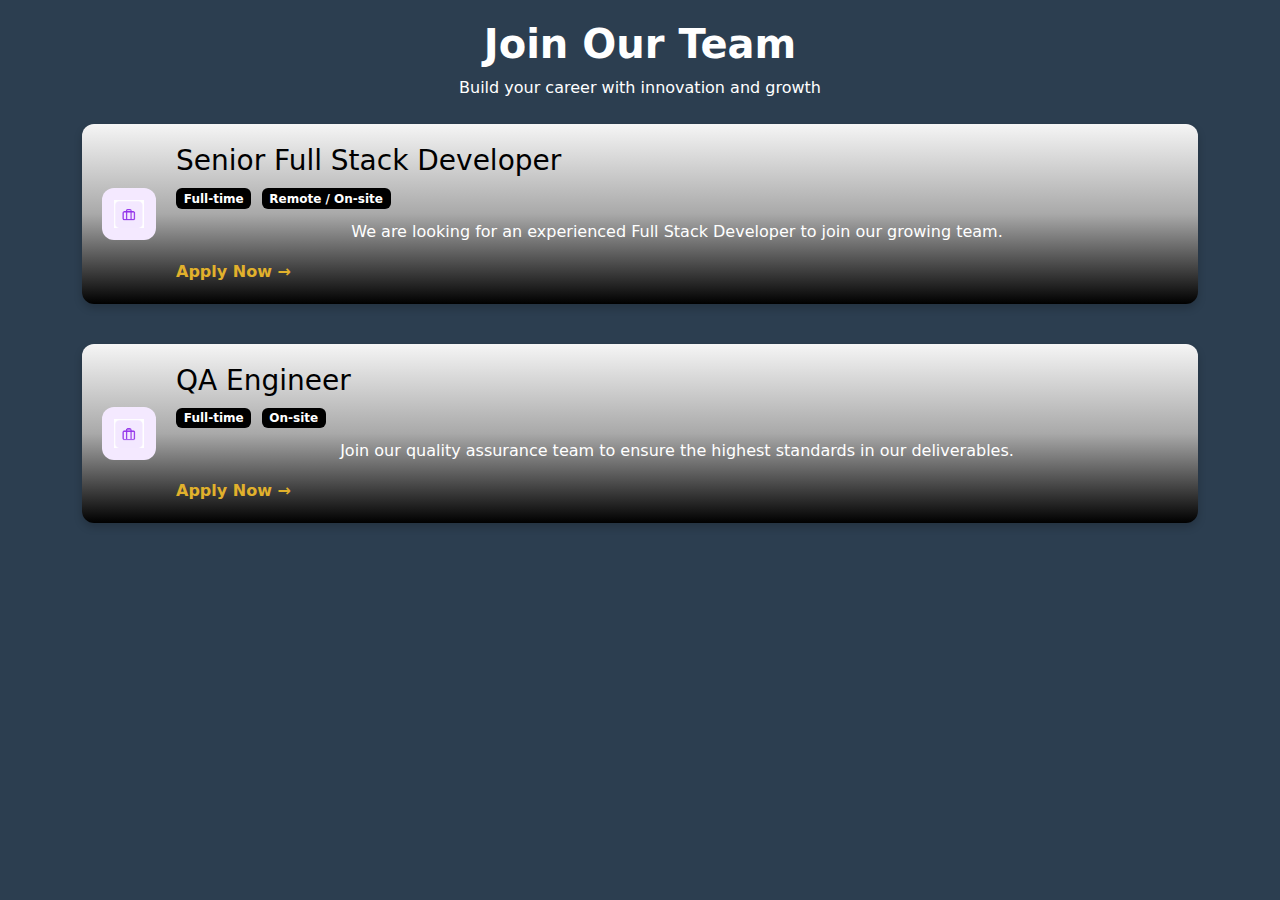
<file: Carrers.html>
<!DOCTYPE html>
<html lang="en">
<head>
    <meta charset="UTF-8">
    <meta name="viewport" content="width=device-width, initial-scale=1.0">
    <title>Carrers</title>
    <link rel="stylesheet" href="styless.css">
    <link href="https://fonts.googleapis.com/icon?family=Material+Icons" rel="stylesheet">
    <link href="https://cdn.jsdelivr.net/npm/bootstrap@5.3.3/dist/css/bootstrap.min.css" rel="stylesheet"
    integrity="sha384-QWTKZyjpPEjISv5WaRU9OFeRpok6YctnYmDr5pNlyT2bRjXh0JMhjY6hW+ALEwIH" crossorigin="anonymous">
    <link rel="icon" type="image/svg" href="logo.svg">

</head>
<body>
    <div class="third">
        <h1 >Join Our Team</h1>
        <p id="p">Build your career with innovation and growth</p>
        <div class="container mt-4">
          <div class="job-card">
            <div class="icon">
              <img src="bag-icon.png" alt="Job Icon">
            </div>
            <div class="job-content">
              <h3 style="color: black;">Senior Full Stack Developer</h3>
              <div class="tags">
                <span class="badge bg-black">Full-time</span>
                <span class="badge bg-black">Remote / On-site</span>
              </div>
              <p>We are looking for an experienced Full Stack Developer to join our growing team.</p>
              <a href="#" class="apply">Apply Now →</a>
            </div>
          </div>
    
          <div class="job-card">
            <div class="icon">
              <img src="bag-icon.png" alt="Job Icon">
            </div>
            <div class="job-content">
              <h3 style="color: black">QA Engineer</h3>
              <div class="tags">
                <span class="badge bg-black">Full-time</span>
                <span class="badge bg-black">On-site</span>
              </div>
              <p>Join our quality assurance team to ensure the highest standards in our deliverables.</p>
              <a href="#" class="apply">Apply Now →</a>
            </div>
          </div>
        </div>
      </div>
</body>
</html>
</file>
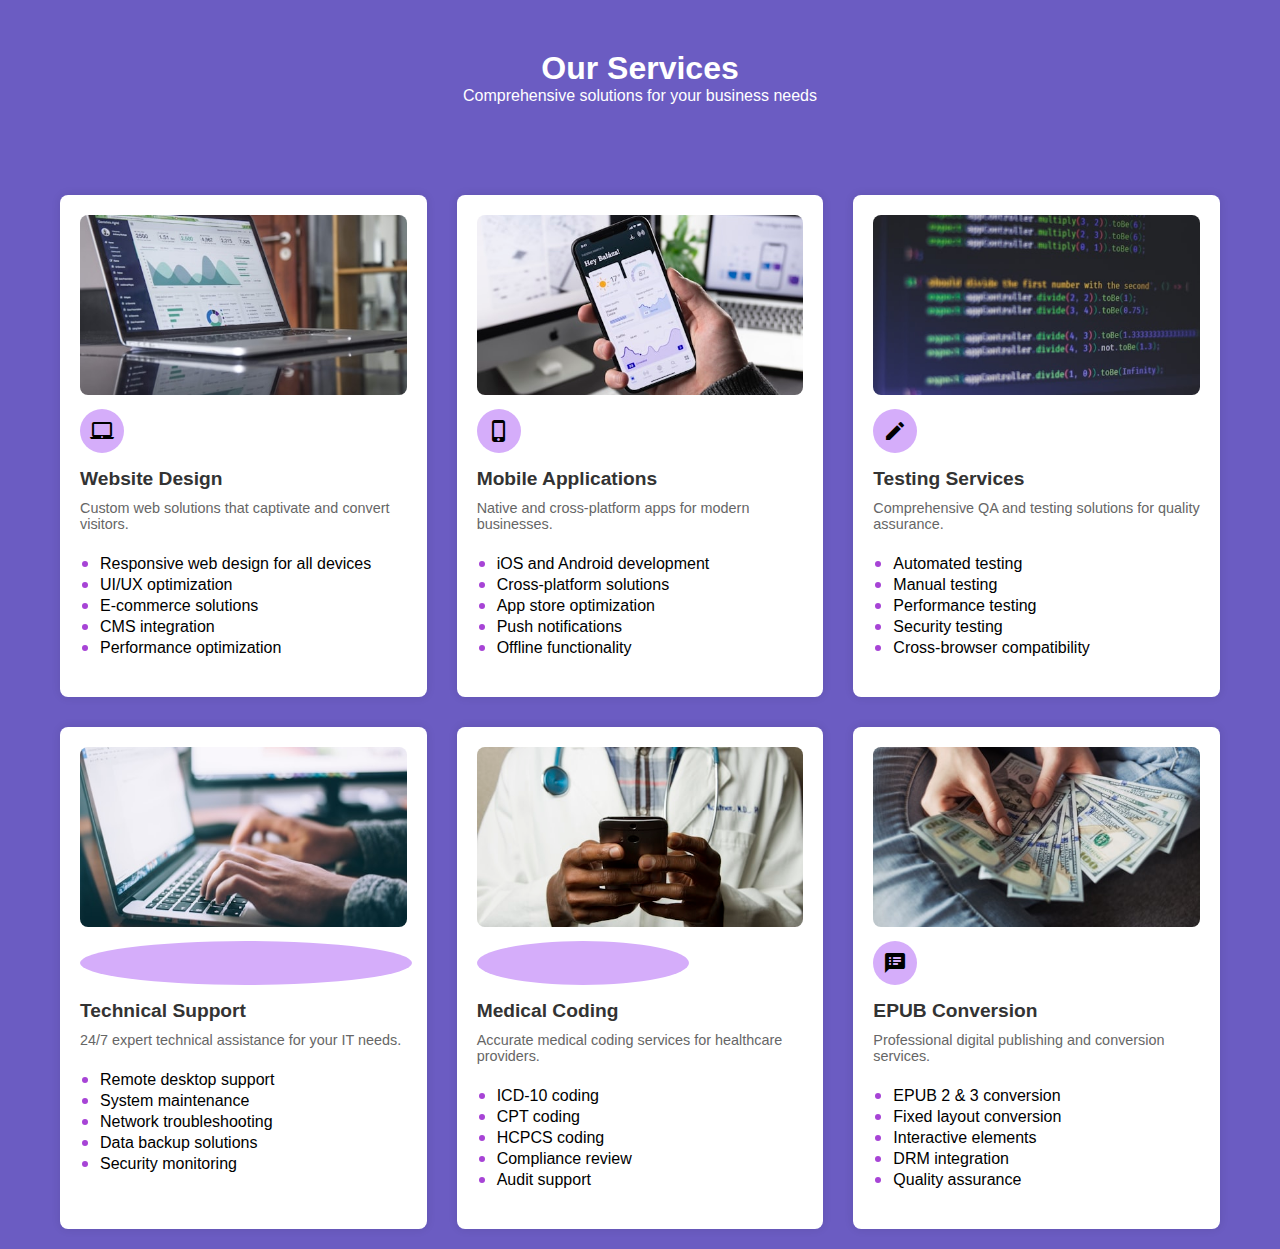
<file: service.html>
<!DOCTYPE html>
<html lang="en">
<head>
    <meta charset="UTF-8">
    <meta name="viewport" content="width=device-width, initial-scale=1.0">
    <title>Techechos</title>
    <link rel="stylesheet" href="service.css">
    <link href="https://fonts.googleapis.com/icon?family=Material+Icons" rel="stylesheet">
</head>
<body>
    <section class="services">
        <h2 style="color: white;">Our Services</h2>
        <p style="color: white;">Comprehensive solutions for your business needs</p>
    </section>
        <div class="services-container">
            <div class="service-box">
                <img src="images/System.jpg" alt="Website Design">
                <span class="material-icons iconss">
                    laptop_mac
                </span>
                <h3>Website Design</h3>
                <p>Custom web solutions that captivate and convert visitors.
                    <ul>
                        <li>Responsive web design for all devices</li>
                        <li> UI/UX optimization</li>
                        <li> E-commerce solutions</li>
                        <li> CMS integration</li>
                        <li> Performance optimization
                    </ul>
                </p>
            </div>
            
            <div class="service-box">
                <img src="images/mobile.jpg" alt="Mobile Applications">
                <span class="material-icons iconss">
                    phone_iphone
                </span>
                <h3>Mobile Applications</h3>
                <p>Native and cross-platform apps for modern businesses.
                    <ul>
                        <li>iOS and Android development</li>
                        <li> Cross-platform solutions</li>
                        <li> App store optimization</li>
                        <li> Push notifications</li>
                        <li> Offline functionality</li>
                    </ul>
                </p>
            </div>

            <div class="service-box">
                <img src="images/code.jpg" alt="Testing Services">
                <span class="material-icons iconss">
                    mode_edit
                </span>
                <h3>Testing Services</h3>
                <p>Comprehensive QA and testing solutions for quality assurance.
                    <ul>
                        <li> Automated testing</li>
                        <li> Manual testing</li>
                        <li> Performance testing</li>
                        <li> Security testing</li>
                        <li> Cross-browser compatibility</li>
                    </ul>
                </p>
            </div>

            <div class="service-box">
                <img src="images/technicla.jpg" alt="Technical Support">
                <span class="material-icons iconss">
                    support_agent
                </span>
                <h3>Technical Support</h3>
                <p>24/7 expert technical assistance for your IT needs.

                    <ul>
                        <li>Remote desktop support</li>
                        <li> System maintenance</li>
                        <li> Network troubleshooting</li>
                        <li> Data backup solutions</li>
                        <li> Security monitoring</li>
                    </ul>
                </p>
            </div>

            <div class="service-box">
                <img src="images/medical.jpg" alt="Medical Coding">
                <span class="material-icons iconss">
                    terminal
                </span>
                <h3>Medical Coding</h3>
                <p>Accurate medical coding services for healthcare providers.
                    <ul>
                        <li> ICD-10 coding</li>
                        <li> CPT coding</li>
                        <li> HCPCS coding</li>
                        <li> Compliance review</li>
                        <li> Audit support
                    </ul>
                </p>
            </div>

            <div class="service-box">
                <img src="images/EPUB.jpg" alt="EPUB Conversion">
                <span class="material-icons iconss">
                    speaker_notes
                </span>
                <h3>EPUB Conversion</h3>
                <p>Professional digital publishing and conversion services.
                    <ul>
                        <li>
                            EPUB 2 & 3 conversion</li>
                        <li>Fixed layout conversion</li>
                        <li>Interactive elements</li>
                        <li> DRM integration</li>
                        <li> Quality assurance</li>
                    </ul>
                </p>
            </div>
        </div>
    
</body>
</html>
</file>
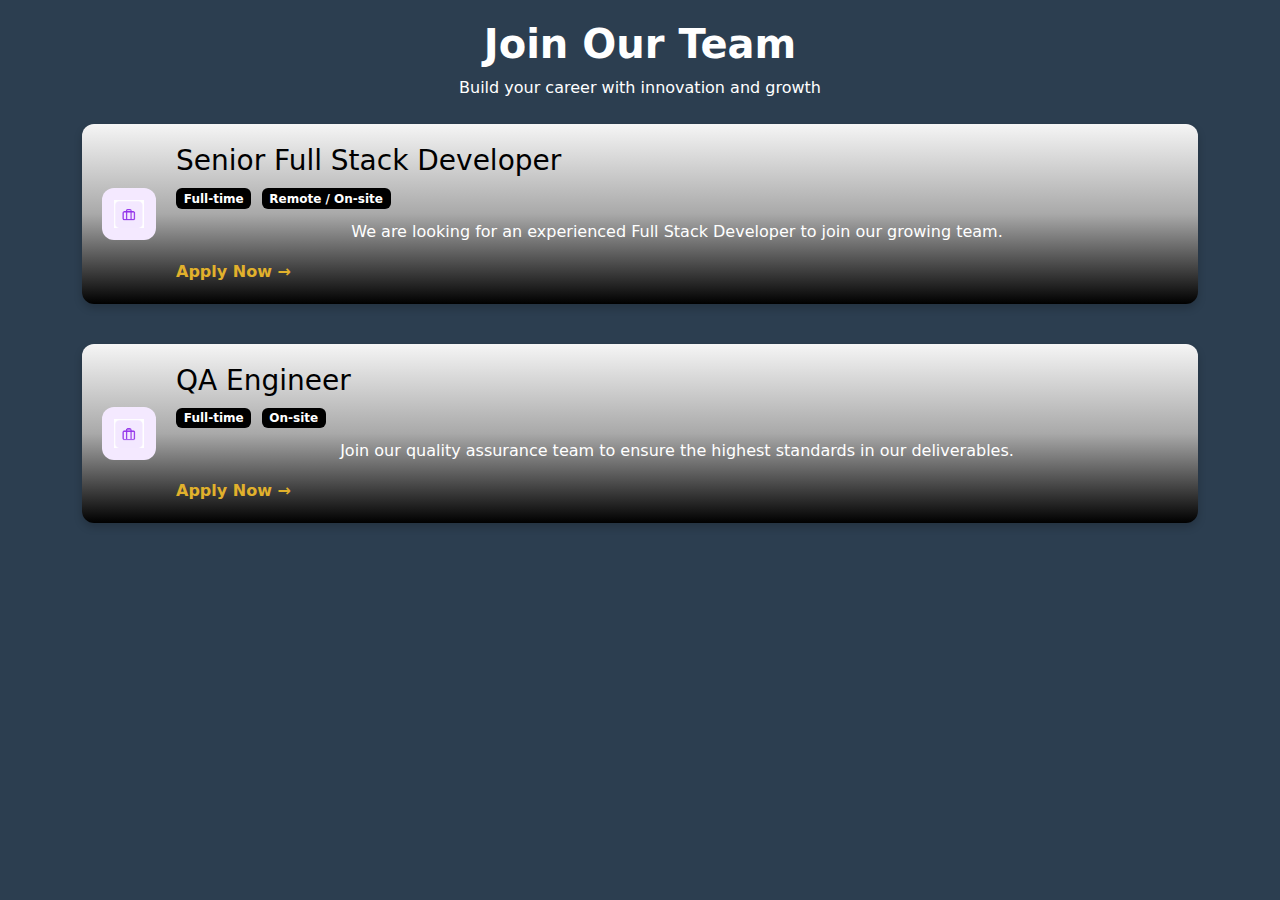
<file: carrers/Carrers.html>
<!DOCTYPE html>
<html lang="en">
<head>
    <meta charset="UTF-8">
    <meta name="viewport" content="width=device-width, initial-scale=1.0">
    <title>Carrers</title>
    <link rel="stylesheet" href="styles.css">
    <link href="https://fonts.googleapis.com/icon?family=Material+Icons" rel="stylesheet">
    <link href="https://cdn.jsdelivr.net/npm/bootstrap@5.3.3/dist/css/bootstrap.min.css" rel="stylesheet"
    integrity="sha384-QWTKZyjpPEjISv5WaRU9OFeRpok6YctnYmDr5pNlyT2bRjXh0JMhjY6hW+ALEwIH" crossorigin="anonymous">
    <link rel="icon" type="image/svg" href="logo.svg">

</head>
<body>
    <div class="third">
        <h1 >Join Our Team</h1>
        <p id="p">Build your career with innovation and growth</p>
        <div class="container mt-4">
          <div class="job-card">
            <div class="icon">
              <img src="bag-icon.png" alt="Job Icon">
            </div>
            <div class="job-content">
              <h3 style="color: black;">Senior Full Stack Developer</h3>
              <div class="tags">
                <span class="badge bg-black">Full-time</span>
                <span class="badge bg-black">Remote / On-site</span>
              </div>
              <p>We are looking for an experienced Full Stack Developer to join our growing team.</p>
              <a href="#" class="apply">Apply Now →</a>
            </div>
          </div>
    
          <div class="job-card">
            <div class="icon">
              <img src="bag-icon.png" alt="Job Icon">
            </div>
            <div class="job-content">
              <h3 style="color: black">QA Engineer</h3>
              <div class="tags">
                <span class="badge bg-black">Full-time</span>
                <span class="badge bg-black">On-site</span>
              </div>
              <p>Join our quality assurance team to ensure the highest standards in our deliverables.</p>
              <a href="#" class="apply">Apply Now →</a>
            </div>
          </div>
        </div>
      </div>
</body>
</html>
</file>
<file: styless.css>
body {
    font-family: Arial, sans-serif;
    margin: 0;
    padding: 0;
    background-color: #f4f4f4;
    text-align: center;
}

.third {
    height: 100vh;
    width: 100vw;
    background-color:#2c3e50;
    padding: 20px;
    color:white;
}

.third h1 {
    text-align: center;
    font-weight: bold;
}



.container {
    max-width: 90vw;
    display: flex;
    flex-wrap: wrap;
    gap: 20px;
    justify-content: center;
}

.job-card {
    display: flex;
    background:linear-gradient(180deg,whitesmoke,darkgray,black);
    padding: 20px;
    border-radius: 12px;
    box-shadow: 0px 4px 8px rgba(0, 0, 0, 0.2);
    margin-bottom: 20px;
    align-items: center;
    transition: transform 0.3s ease, box-shadow 0.3s ease;
    width: 1500px;
}

.job-card:hover {
    transform: translateY(-5px);
    box-shadow: 0px 6px 12px rgba(0, 0, 0, 0.2);
}

.icon {
    background: #f4e9ff;
    padding: 12px;
    border-radius: 12px;
    display: flex;
    align-items: flex-start;
    justify-content: flex-start;
    margin-right: 20px;
    margin-bottom: 0px;
    width: fit-content;
}

.icon img {
    width: 30px;
   
}

.job-content {
    flex-grow: 1;
}

h3 {
    font-size: 1.3rem;
    font-weight: bold;
    margin-bottom: 8px;
}

.tags {
    margin-bottom: 10px;
}

.badge {
    padding: 8px 12px;
    border-radius: 16px;
    font-size: 0.9rem;
    font-weight: 400;
    margin-right: 5px;
}

.bg-light-purple {
    background-color: #e6d7ff;
    color: #933be6;
}

.bg-light-orange {
    background-color: #ffe4cc;
    color: #ed775d;
}

.apply {
    color: #e1b12c;
    text-decoration: none;
    font-weight: bold;
    transition: color 0.3s ease;
}

.apply:hover {
    text-decoration: underline;
    color: #6b2bbf;
}


@media (max-width: 768px) {
    .container {
        flex-direction: column;
        align-items: center;
    }
    
    .job-card {
        width: 90%;
        flex-direction: column;
        text-align: center;
    }
    
    .icon {
        margin-right: 0;
        margin-bottom: 10px;
    }
}

@media (max-width: 480px) {
    h1 {
        font-size: 20px;
    }
    
    .third {
        padding: 15px;
    }
    
    .job-card {
        padding: 15px;
    }
    
    .apply {
        font-size: 14px;
    }
}
.third p {
    text-align: center;
}
</file>
<file: service.css>
* {
    margin: 0;
    padding: 0;
    box-sizing: border-box;
    font-family: sans-serif;
}

body {
    background-color: rgb(107, 92, 194);
    height: 100%;
    width: 100%;
    margin: 0;
    padding: 0;
}

.services {
    padding: 50px 20px;
    text-align: center;
}

h2 {
    font-size: 2rem;
    color: #333;
}

p {
    color: #666;
    margin-bottom: 20px;
}

.services-container {
    display: grid;
    grid-template-columns: repeat(auto-fit, minmax(300px, 1fr));
    gap: 30px;
    padding: 20px;
    max-width: 1200px;
    margin: 0 auto;
}

.service-box {
    background:white;
    padding: 20px;
    border-radius: 8px;
    box-shadow: 0px 0px 10px rgba(0, 0, 0, 0.1);
    transition: transform 0.3s;
    height: auto;
    width: 100%;
}

.service-box:hover {
    transform: scale(1.05);
}

.service-box img {
    width: 100%;
    height: 180px;
    object-fit: cover;
    border-radius: 8px;
}

h3 {
    margin-top: 15px;
    font-size: 1.2rem;
    color: #333;
}

.service-box p {
    font-size: 0.9rem;
    color: #666;
    margin-top: 10px;
}

ul {
    padding-left: 20px;

}

ul li::marker {
    color: rgb(167, 68, 214);
    font-size: 1.2em;
}

.iconss {
    background-color: rgb(213, 173, 250);
    display: inline-block;
    padding: 10px;
    border-radius: 50%;
    margin-top: 10px;
}

/* Responsive Design */
@media (max-width: 1024px) {
    .services-container {
        grid-template-columns: repeat(auto-fit, minmax(280px, 1fr));
        gap: 20px;
    }
}

@media (max-width: 768px) {
    .services-container {
        grid-template-columns: repeat(auto-fit, minmax(250px, 1fr));
        gap: 15px;
    }

    h2 {
        font-size: 1.8rem;
        
    }

    .service-box {
        padding: 15px;
    }
}

@media (max-width: 480px) {
    .services {
        padding: 30px 10px;
    }

    h2 {
        font-size: 1.5rem;
    }

    .services-container {
        grid-template-columns: 1fr;
    }

    .service-box {
        width: 90%;
        margin: 0 auto;
    }
}
</file>
<file: carrers/styles.css>
body {
    font-family: Arial, sans-serif;
    margin: 0;
    padding: 0;
    background-color: #f4f4f4;
    text-align: center;
}

.third {
    height: 100vh;
    width: 100vw;
    background-color:#2c3e50;
    padding: 20px;
    color:white;
}

.third h1 {
    text-align: center;
    font-weight: bold;
}



.container {
    max-width: 90vw;
    display: flex;
    flex-wrap: wrap;
    gap: 20px;
    justify-content: center;
}

.job-card {
    display: flex;
    background:linear-gradient(180deg,whitesmoke,darkgray,black);
    padding: 20px;
    border-radius: 12px;
    box-shadow: 0px 4px 8px rgba(0, 0, 0, 0.2);
    margin-bottom: 20px;
    align-items: center;
    transition: transform 0.3s ease, box-shadow 0.3s ease;
    width: 1500px;
}

.job-card:hover {
    transform: translateY(-5px);
    box-shadow: 0px 6px 12px rgba(0, 0, 0, 0.2);
}

.icon {
    background: #f4e9ff;
    padding: 12px;
    border-radius: 12px;
    display: flex;
    align-items: flex-start;
    justify-content: flex-start;
    margin-right: 20px;
    margin-bottom: 0px;
    width: fit-content;
}

.icon img {
    width: 30px;
   
}

.job-content {
    flex-grow: 1;
}

h3 {
    font-size: 1.3rem;
    font-weight: bold;
    margin-bottom: 8px;
}

.tags {
    margin-bottom: 10px;
}

.badge {
    padding: 8px 12px;
    border-radius: 16px;
    font-size: 0.9rem;
    font-weight: 400;
    margin-right: 5px;
}

.bg-light-purple {
    background-color: #e6d7ff;
    color: #933be6;
}

.bg-light-orange {
    background-color: #ffe4cc;
    color: #ed775d;
}

.apply {
    color: #e1b12c;
    text-decoration: none;
    font-weight: bold;
    transition: color 0.3s ease;
}

.apply:hover {
    text-decoration: underline;
    color: #6b2bbf;
}


@media (max-width: 768px) {
    .container {
        flex-direction: column;
        align-items: center;
    }
    
    .job-card {
        width: 90%;
        flex-direction: column;
        text-align: center;
    }
    
    .icon {
        margin-right: 0;
        margin-bottom: 10px;
    }
}

@media (max-width: 480px) {
    h1 {
        font-size: 20px;
    }
    
    .third {
        padding: 15px;
    }
    
    .job-card {
        padding: 15px;
    }
    
    .apply {
        font-size: 14px;
    }
}
.third p {
    text-align: center;
}
</file>
